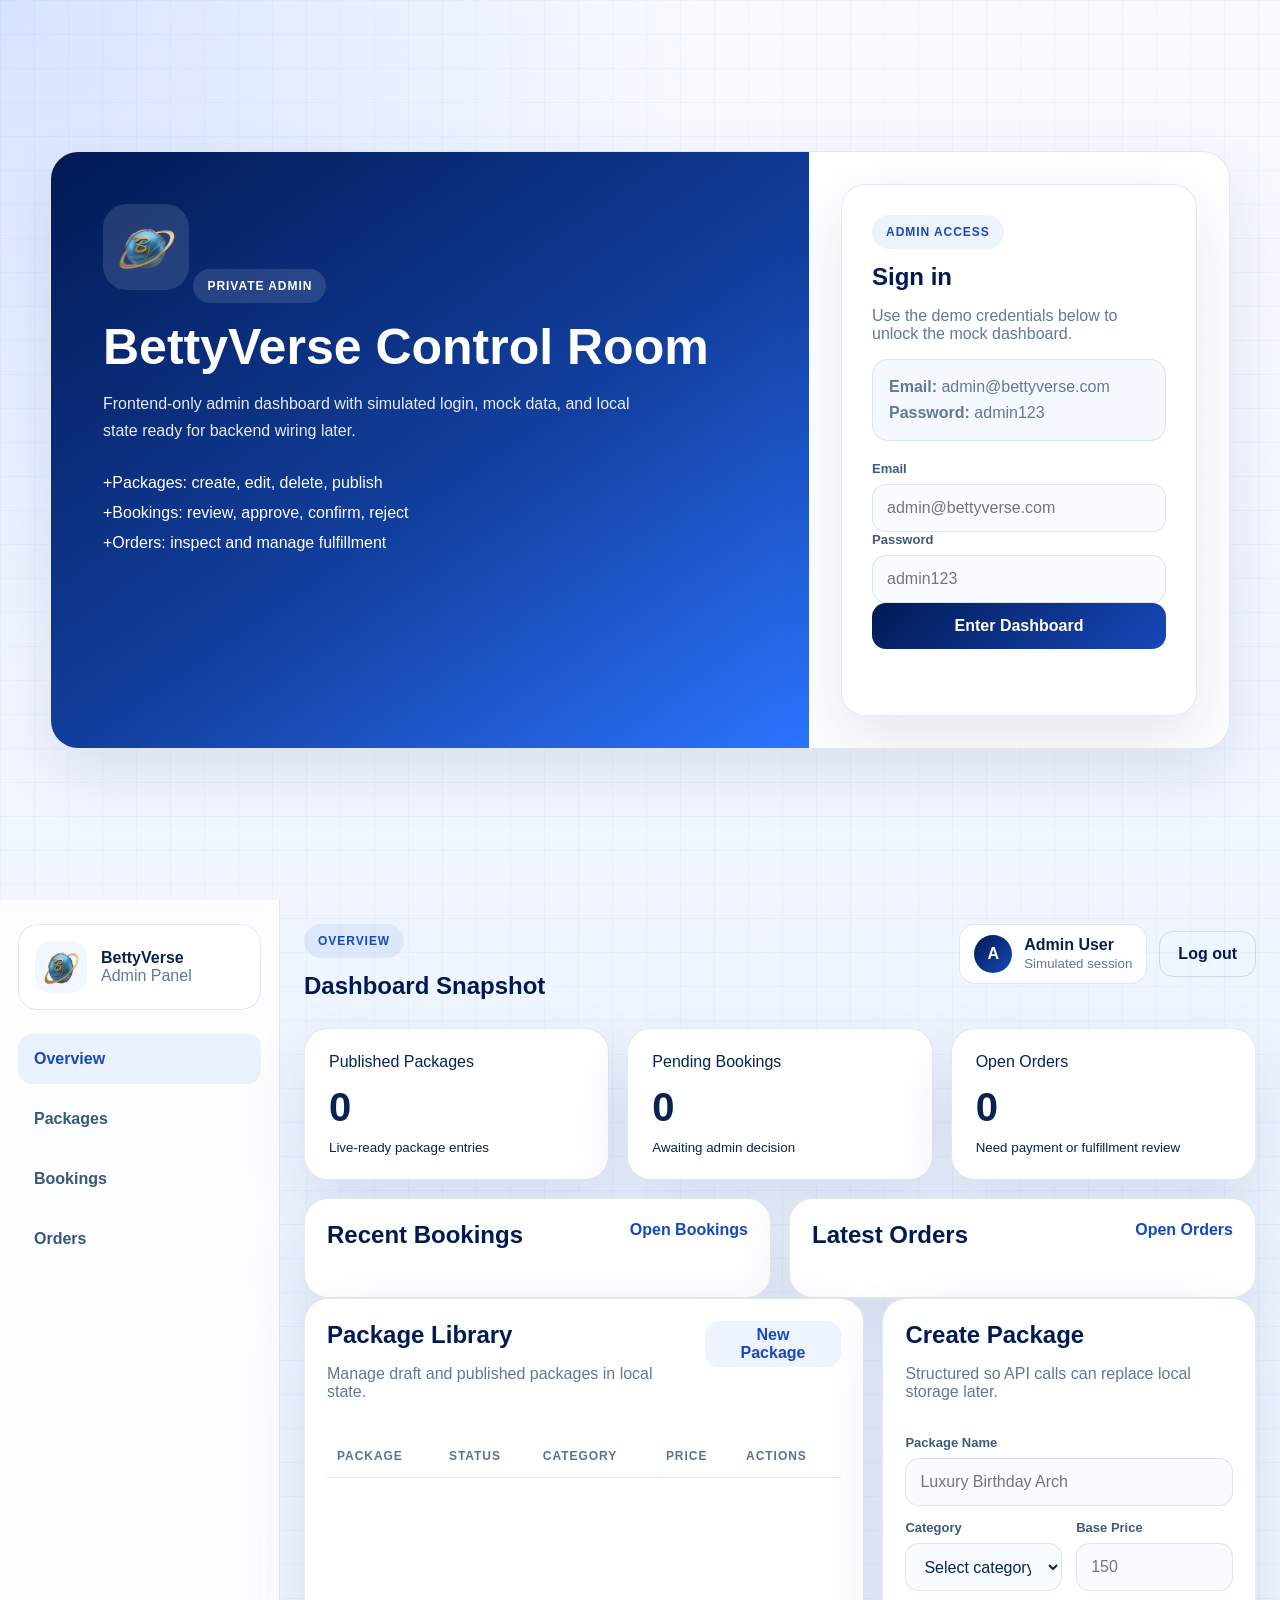
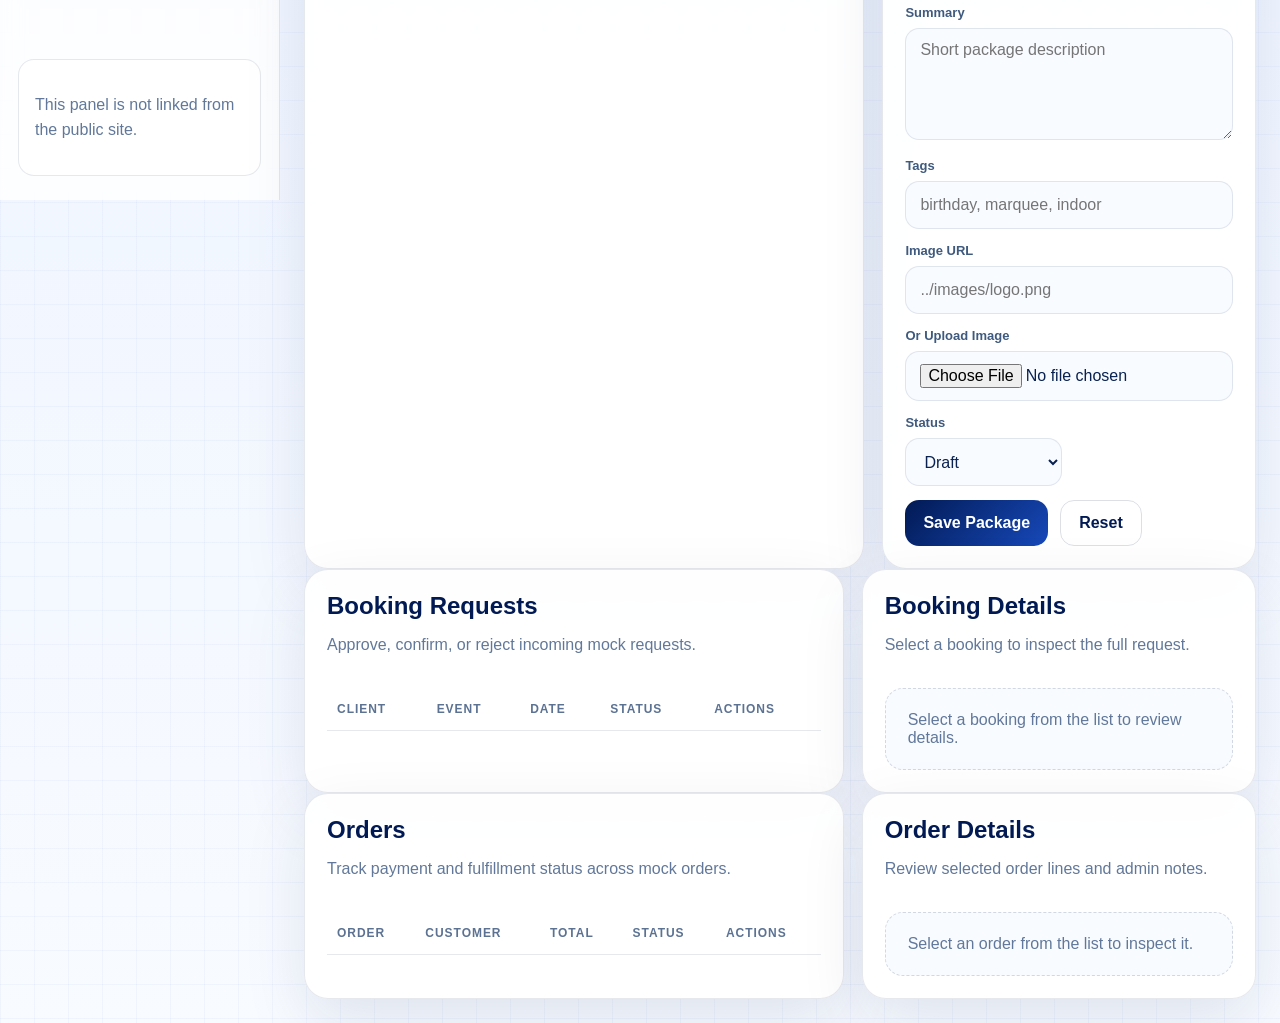
<file: admin-panel/index.html>
<!DOCTYPE html>
<html lang="en">
<head>
  <meta charset="UTF-8">
  <meta name="viewport" content="width=device-width, initial-scale=1.0">
  <title>Admin Panel | BettyVerse</title>
  <meta name="robots" content="noindex,nofollow">
  <link rel="icon" href="../images/bookmark.jpeg" type="image/jpeg">
  <link rel="apple-touch-icon" sizes="180x180" href="../images/bookmark.png">
  <link rel="apple-touch-icon-precomposed" href="../images/bookmark.png">
  <meta property="og:image" content="../images/bookmark.jpeg">
  <meta name="twitter:image" content="../images/bookmark.jpeg">
  <meta name="apple-mobile-web-app-title" content="BettyVerse">
  <link rel="stylesheet" href="admin.css">
</head>
<body class="admin-body">
  <div id="adminApp">
    <section class="admin-auth" data-auth-screen>
      <div class="admin-auth__shell">
        <div class="admin-auth__brand">
          <img src="../images/logo.png" alt="BettyVerse logo">
          <span class="admin-auth__eyebrow">Private Admin</span>
          <h1>BettyVerse Control Room</h1>
          <p>Frontend-only admin dashboard with simulated login, mock data, and local state ready for backend wiring later.</p>
          <ul class="admin-auth__notes">
            <li>Packages: create, edit, delete, publish</li>
            <li>Bookings: review, approve, confirm, reject</li>
            <li>Orders: inspect and manage fulfillment</li>
          </ul>
        </div>
        <div class="admin-auth__panel">
          <form class="admin-login-card" data-login-form>
            <span class="admin-chip">Admin Access</span>
            <h2>Sign in</h2>
            <p>Use the demo credentials below to unlock the mock dashboard.</p>
            <div class="admin-inline-note">
              <strong>Email:</strong> admin@bettyverse.com
              <br>
              <strong>Password:</strong> admin123
            </div>
            <label class="admin-field">
              <span>Email</span>
              <input type="email" name="email" placeholder="admin@bettyverse.com" required>
            </label>
            <label class="admin-field">
              <span>Password</span>
              <input type="password" name="password" placeholder="admin123" required>
            </label>
            <button class="admin-btn admin-btn--primary admin-btn--block" type="submit">Enter Dashboard</button>
            <p class="admin-form-status" data-login-status aria-live="polite"></p>
          </form>
        </div>
      </div>
    </section>

    <section class="admin-shell" data-dashboard hidden>
      <aside class="admin-sidebar">
        <div class="admin-sidebar__brand">
          <img src="../images/logo.png" alt="BettyVerse logo">
          <div>
            <strong>BettyVerse</strong>
            <span>Admin Panel</span>
          </div>
        </div>
        <nav class="admin-nav" aria-label="Admin navigation">
          <button class="admin-nav__item is-active" type="button" data-admin-view-trigger="overview">Overview</button>
          <button class="admin-nav__item" type="button" data-admin-view-trigger="packages">Packages</button>
          <button class="admin-nav__item" type="button" data-admin-view-trigger="bookings">Bookings</button>
          <button class="admin-nav__item" type="button" data-admin-view-trigger="orders">Orders</button>
        </nav>
        <div class="admin-sidebar__footer">
          <p>This panel is not linked from the public site.</p>
        </div>
      </aside>

      <div class="admin-main">
        <header class="admin-topbar">
          <div>
            <span class="admin-chip admin-chip--soft" data-view-label>Overview</span>
            <h1 data-view-title>Dashboard Snapshot</h1>
          </div>
          <div class="admin-topbar__actions">
            <div class="admin-user-pill">
              <span class="admin-user-pill__avatar">A</span>
              <div>
                <strong data-admin-name>Admin User</strong>
                <small>Simulated session</small>
              </div>
            </div>
            <button class="admin-btn admin-btn--ghost" type="button" data-logout-btn>Log out</button>
          </div>
        </header>

        <main class="admin-content">
          <div class="admin-banner" data-global-status hidden></div>

          <section class="admin-view is-active" data-admin-view="overview">
            <div class="admin-metric-grid">
              <article class="admin-metric-card">
                <span>Published Packages</span>
                <strong data-metric-published>0</strong>
                <small>Live-ready package entries</small>
              </article>
              <article class="admin-metric-card">
                <span>Pending Bookings</span>
                <strong data-metric-bookings>0</strong>
                <small>Awaiting admin decision</small>
              </article>
              <article class="admin-metric-card">
                <span>Open Orders</span>
                <strong data-metric-orders>0</strong>
                <small>Need payment or fulfillment review</small>
              </article>
            </div>

            <div class="admin-overview-grid">
              <section class="admin-panel-card">
                <div class="admin-panel-card__head">
                  <h2>Recent Bookings</h2>
                  <button class="admin-link-btn" type="button" data-jump-view="bookings">Open Bookings</button>
                </div>
                <div class="admin-list-stack" data-overview-bookings></div>
              </section>

              <section class="admin-panel-card">
                <div class="admin-panel-card__head">
                  <h2>Latest Orders</h2>
                  <button class="admin-link-btn" type="button" data-jump-view="orders">Open Orders</button>
                </div>
                <div class="admin-list-stack" data-overview-orders></div>
              </section>
            </div>
          </section>

          <section class="admin-view" data-admin-view="packages" hidden>
            <div class="admin-split">
              <section class="admin-panel-card">
                <div class="admin-panel-card__head">
                  <div>
                    <h2>Package Library</h2>
                    <p>Manage draft and published packages in local state.</p>
                  </div>
                  <button class="admin-btn admin-btn--secondary" type="button" data-new-package-btn>New Package</button>
                </div>
                <div class="admin-table-wrap">
                  <table class="admin-table">
                    <thead>
                      <tr>
                        <th>Package</th>
                        <th>Status</th>
                        <th>Category</th>
                        <th>Price</th>
                        <th>Actions</th>
                      </tr>
                    </thead>
                    <tbody data-package-table-body></tbody>
                  </table>
                </div>
              </section>

              <section class="admin-panel-card">
                <div class="admin-panel-card__head">
                  <div>
                    <h2 data-package-form-title>Create Package</h2>
                    <p>Structured so API calls can replace local storage later.</p>
                  </div>
                </div>
                <form class="admin-form-grid" data-package-form>
                  <input type="hidden" name="id">
                  <label class="admin-field admin-field--full">
                    <span>Package Name</span>
                    <input type="text" name="name" placeholder="Luxury Birthday Arch" required>
                  </label>
                  <label class="admin-field">
                    <span>Category</span>
                    <select name="category" required>
                      <option value="">Select category</option>
                      <option value="Birthday">Birthday</option>
                      <option value="Anniversary">Anniversary</option>
                      <option value="Festival">Festival</option>
                      <option value="Occasion">Occasion</option>
                      <option value="Surprise">Surprise</option>
                    </select>
                  </label>
                  <label class="admin-field">
                    <span>Base Price</span>
                    <input type="number" name="basePrice" min="0" step="0.01" placeholder="150" required>
                  </label>
                  <label class="admin-field admin-field--full">
                    <span>Summary</span>
                    <textarea name="summary" rows="4" placeholder="Short package description" required></textarea>
                  </label>
                  <label class="admin-field admin-field--full">
                    <span>Tags</span>
                    <input type="text" name="tags" placeholder="birthday, marquee, indoor">
                  </label>
                  <label class="admin-field admin-field--full">
                    <span>Image URL</span>
                    <input type="text" name="image" placeholder="../images/logo.png">
                  </label>
                  <label class="admin-field admin-field--full">
                    <span>Or Upload Image</span>
                    <input type="file" name="imageFile" accept="image/*">
                  </label>
                  <label class="admin-field">
                    <span>Status</span>
                    <select name="status">
                      <option value="draft">Draft</option>
                      <option value="published">Published</option>
                    </select>
                  </label>
                  <div class="admin-form-actions admin-field--full">
                    <button class="admin-btn admin-btn--primary" type="submit">Save Package</button>
                    <button class="admin-btn admin-btn--ghost" type="button" data-package-form-reset>Reset</button>
                  </div>
                </form>
              </section>
            </div>
          </section>

          <section class="admin-view" data-admin-view="bookings" hidden>
            <div class="admin-split admin-split--wide">
              <section class="admin-panel-card">
                <div class="admin-panel-card__head">
                  <div>
                    <h2>Booking Requests</h2>
                    <p>Approve, confirm, or reject incoming mock requests.</p>
                  </div>
                </div>
                <div class="admin-table-wrap">
                  <table class="admin-table">
                    <thead>
                      <tr>
                        <th>Client</th>
                        <th>Event</th>
                        <th>Date</th>
                        <th>Status</th>
                        <th>Actions</th>
                      </tr>
                    </thead>
                    <tbody data-booking-table-body></tbody>
                  </table>
                </div>
              </section>

              <section class="admin-panel-card" data-booking-detail-card>
                <div class="admin-panel-card__head">
                  <div>
                    <h2>Booking Details</h2>
                    <p>Select a booking to inspect the full request.</p>
                  </div>
                </div>
                <div class="admin-empty-state" data-booking-empty-state>Select a booking from the list to review details.</div>
                <div class="admin-detail-sheet" data-booking-detail hidden></div>
              </section>
            </div>
          </section>

          <section class="admin-view" data-admin-view="orders" hidden>
            <div class="admin-split admin-split--wide">
              <section class="admin-panel-card">
                <div class="admin-panel-card__head">
                  <div>
                    <h2>Orders</h2>
                    <p>Track payment and fulfillment status across mock orders.</p>
                  </div>
                </div>
                <div class="admin-table-wrap">
                  <table class="admin-table">
                    <thead>
                      <tr>
                        <th>Order</th>
                        <th>Customer</th>
                        <th>Total</th>
                        <th>Status</th>
                        <th>Actions</th>
                      </tr>
                    </thead>
                    <tbody data-order-table-body></tbody>
                  </table>
                </div>
              </section>

              <section class="admin-panel-card">
                <div class="admin-panel-card__head">
                  <div>
                    <h2>Order Details</h2>
                    <p>Review selected order lines and admin notes.</p>
                  </div>
                </div>
                <div class="admin-empty-state" data-order-empty-state>Select an order from the list to inspect it.</div>
                <div class="admin-detail-sheet" data-order-detail hidden></div>
              </section>
            </div>
          </section>
        </main>
      </div>
    </section>
  </div>

  <script src="admin.js"></script>
</body>
</html>
</file>
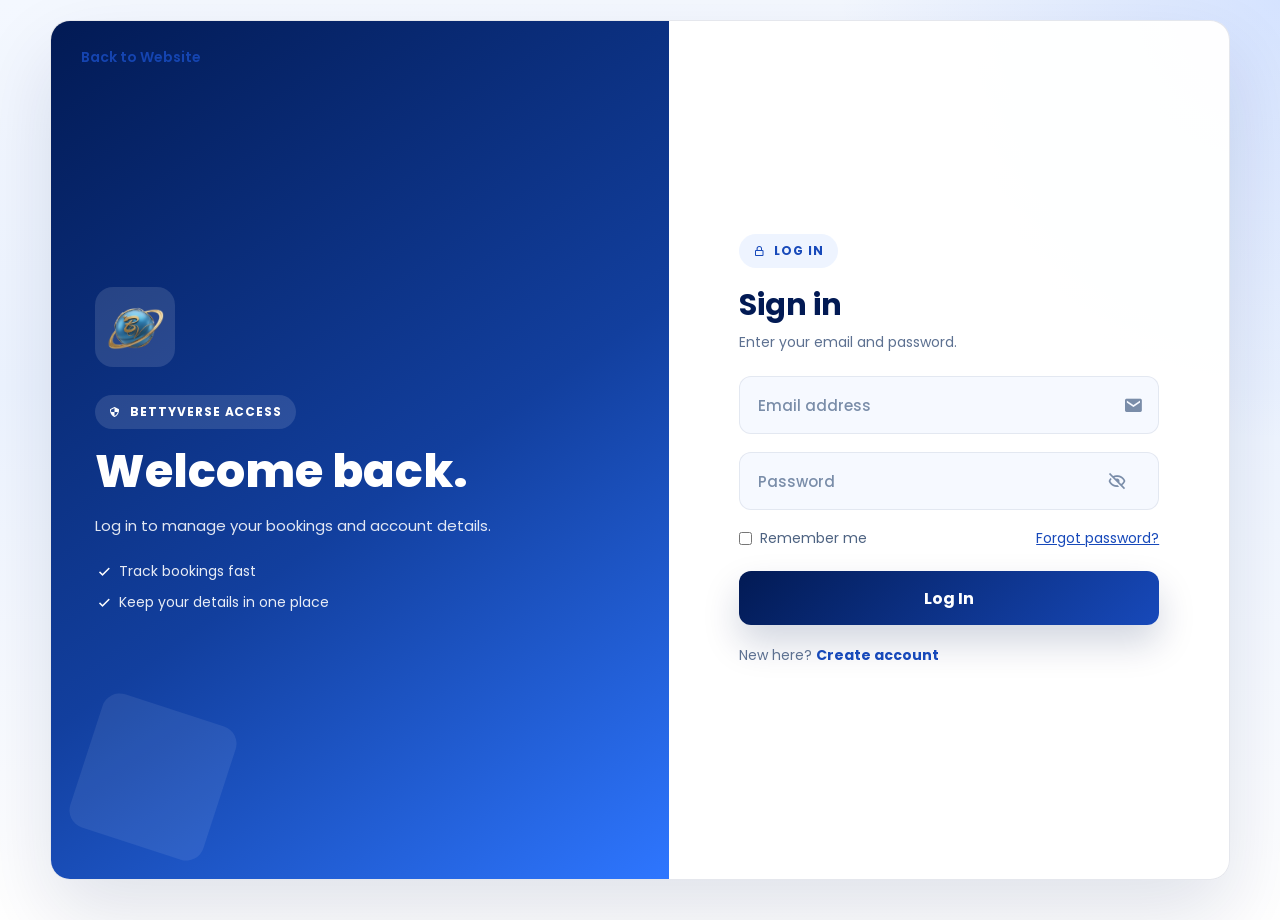
<file: login/login_index.html>
<!DOCTYPE html>
<html lang="en">
<head>
    <meta charset="UTF-8">
    <meta name="viewport" content="width=device-width, initial-scale=1.0">
    <title>Log In | BettyVerse</title>
    <link rel="stylesheet" href="login_style.css">
    <link rel="icon" href="../images/bookmark.jpeg" type="image/jpeg">
    <link href='https://unpkg.com/boxicons@2.1.4/css/boxicons.min.css' rel='stylesheet'>
    <link rel="apple-touch-icon" sizes="180x180" href="../images/bookmark.png">
    <link rel="apple-touch-icon-precomposed" href="../images/bookmark.png">
    <meta property="og:image" content="../images/bookmark.jpeg">
    <meta name="twitter:image" content="../images/bookmark.jpeg">
    <meta name="apple-mobile-web-app-title" content="BettyVerse">
</head>
<body class="auth-page">
    <div class="auth-shell">
        <div class="auth-brand-panel">
            <a class="auth-home-link" href="../index.html">Back to Website</a>
            <div class="auth-brand-mark"><img src="../images/logo.png" alt="BettyVerse logo"></div>
            <span class="auth-kicker"><i class='bx bx-shield-quarter'></i>BettyVerse Access</span>
            <h1>Welcome back.</h1>
            <p>Log in to manage your bookings and account details.</p>
            <ul class="auth-feature-list">
                <li>Track bookings fast</li>
                <li>Keep your details in one place</li>
            </ul>
        </div>
        <div class="auth-form-panel">
            <form class="auth-form" action="#">
                <span class="auth-section-label"><i class='bx bx-lock-alt'></i>Log In</span>
                <h2>Sign in</h2>
                <p class="auth-helper">Enter your email and password.</p>
                <div class="input-box">
                    <input type="email" placeholder="Email address" required>
                    <i class='bx bxs-envelope'></i>
                </div>
                <div class="input-box">
                    <input type="password" placeholder="Password" required id="loginPassword">
                    <button type="button" class="password-toggle" id="loginToggle"><i class='bx bx-hide'></i></button>
                </div>
                <div class="auth-row">
                    <label class="check-label"><input type="checkbox"> Remember me</label>
                    <a href="#">Forgot password?</a>
                </div>
                <button type="submit" class="btn">Log In</button>
                <p class="switch-text">New here? <a href="signup.html">Create account</a></p>
            </form>
        </div>
    </div>
    <script src="login_script.js"></script>
</body>
</html>
</file>
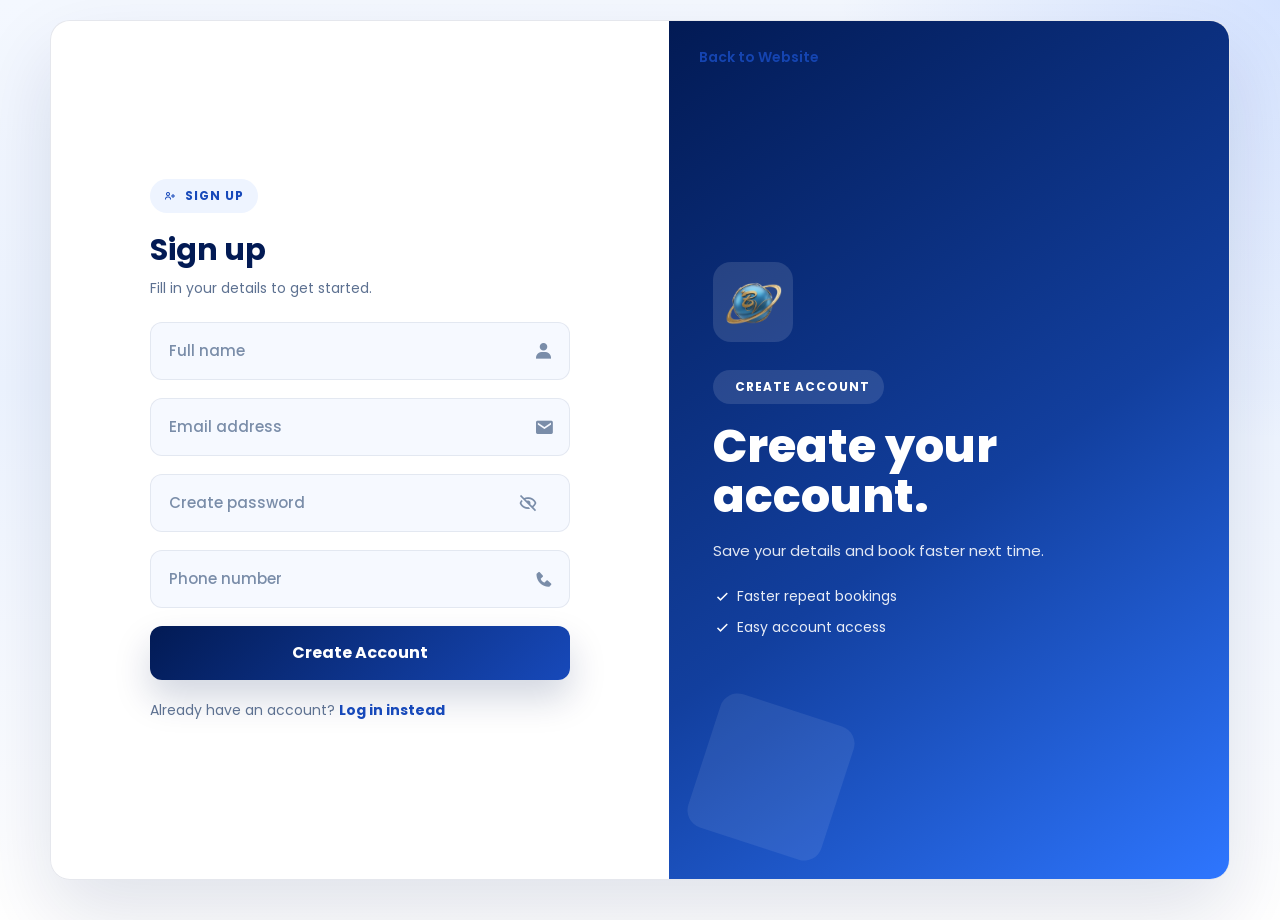
<file: login/signup.html>
<!DOCTYPE html>
<html lang="en">
<head>
    <meta charset="UTF-8">
    <meta name="viewport" content="width=device-width, initial-scale=1.0">
    <title>Sign Up | BettyVerse</title>
    <link rel="stylesheet" href="login_style.css">
    <link rel="icon" href="../images/bookmark.jpeg" type="image/jpeg">
    <link href='https://unpkg.com/boxicons@2.1.4/css/boxicons.min.css' rel='stylesheet'>
    <link rel="apple-touch-icon" sizes="180x180" href="../images/bookmark.png">
    <link rel="apple-touch-icon-precomposed" href="../images/bookmark.png">
    <meta property="og:image" content="../images/bookmark.jpeg">
    <meta name="twitter:image" content="../images/bookmark.jpeg">
    <meta name="apple-mobile-web-app-title" content="BettyVerse">
</head>
<body class="auth-page">
    <div class="auth-shell signup-layout">
        <div class="auth-brand-panel">
            <a class="auth-home-link" href="../index.html">Back to Website</a>
            <div class="auth-brand-mark"><img src="../images/logo.png" alt="BettyVerse logo"></div>
            <span class="auth-kicker"><i class='bx bx-sparkle'></i>Create Account</span>
            <h1>Create your account.</h1>
            <p>Save your details and book faster next time.</p>
            <ul class="auth-feature-list">
                <li>Faster repeat bookings</li>
                <li>Easy account access</li>
            </ul>
        </div>
        <div class="auth-form-panel">
            <form class="auth-form" action="#">
                <span class="auth-section-label"><i class='bx bx-user-plus'></i>Sign Up</span>
                <h2>Sign up</h2>
                <p class="auth-helper">Fill in your details to get started.</p>
                <div class="input-box">
                    <input type="text" placeholder="Full name" required>
                    <i class='bx bxs-user'></i>
                </div>
                <div class="input-box">
                    <input type="email" placeholder="Email address" required>
                    <i class='bx bxs-envelope'></i>
                </div>
                <div class="input-box">
                    <input type="password" placeholder="Create password" required id="registerPassword">
                    <button type="button" class="password-toggle" id="registerToggle"><i class='bx bx-hide'></i></button>
                </div>
                <div class="input-box">
                    <input type="text" placeholder="Phone number" required>
                    <i class='bx bxs-phone'></i>
                </div>
                <button type="submit" class="btn">Create Account</button>
                <p class="switch-text">Already have an account? <a href="login_index.html">Log in instead</a></p>
            </form>
        </div>
    </div>
    <script src="login_script.js"></script>
</body>
</html>
</file>
<file: admin-panel/admin.css>
:root {
  --admin-bg: #f4f7ff;
  --admin-card: rgba(255, 255, 255, 0.94);
  --admin-text: #092250;
  --admin-muted: #61789a;
  --admin-line: rgba(9, 34, 80, 0.1);
  --admin-primary: #1749ba;
  --admin-primary-deep: #021a54;
  --admin-success: #14804a;
  --admin-warning: #b67a12;
  --admin-danger: #b33645;
  --admin-shadow: 0 24px 64px rgba(2, 26, 84, 0.1);
}

* {
  box-sizing: border-box;
}

body.admin-body {
  margin: 0;
  min-height: 100vh;
  font-family: "Segoe UI", Tahoma, Geneva, Verdana, sans-serif;
  color: var(--admin-text);
  background:
    linear-gradient(rgba(42, 91, 199, 0.04) 1px, transparent 1px),
    linear-gradient(90deg, rgba(42, 91, 199, 0.04) 1px, transparent 1px),
    radial-gradient(circle at top left, rgba(66, 123, 255, 0.18), transparent 24%),
    linear-gradient(180deg, #f8faff 0%, #edf4ff 48%, #f8fbff 100%);
  background-size: 34px 34px, 34px 34px, auto, auto;
}

button,
input,
select,
textarea {
  font: inherit;
}

.admin-auth {
  min-height: 100vh;
  display: flex;
  align-items: center;
  justify-content: center;
  padding: 28px;
}

.admin-auth__shell {
  width: min(1180px, 100%);
  display: grid;
  grid-template-columns: minmax(0, 1.15fr) minmax(360px, 420px);
  background: rgba(255, 255, 255, 0.9);
  border: 1px solid var(--admin-line);
  border-radius: 28px;
  box-shadow: var(--admin-shadow);
  overflow: hidden;
}

.admin-auth__brand {
  padding: 52px;
  background: linear-gradient(145deg, #021a54 0%, #123f9e 55%, #2c74ff 100%);
  color: #fff;
}

.admin-auth__brand img {
  width: 86px;
  height: 86px;
  object-fit: contain;
  padding: 14px;
  border-radius: 24px;
  background: rgba(255, 255, 255, 0.12);
}

.admin-auth__eyebrow,
.admin-chip {
  display: inline-flex;
  align-items: center;
  min-height: 34px;
  padding: 0 14px;
  border-radius: 999px;
  font-size: 12px;
  font-weight: 800;
  letter-spacing: 0.08em;
  text-transform: uppercase;
}

.admin-auth__eyebrow {
  margin-top: 26px;
  background: rgba(255, 255, 255, 0.12);
}

.admin-auth__brand h1 {
  margin: 18px 0 14px;
  font-size: 50px;
  line-height: 1.05;
}

.admin-auth__brand p {
  max-width: 560px;
  line-height: 1.7;
  color: rgba(255, 255, 255, 0.9);
}

.admin-auth__notes {
  margin: 30px 0 0;
  padding: 0;
  list-style: none;
  display: grid;
  gap: 12px;
}

.admin-auth__notes li::before {
  content: "+";`r`n  margin-right: 10px;
}

.admin-auth__panel {
  display: flex;
  align-items: center;
  justify-content: center;
  padding: 32px;
}

.admin-login-card,
.admin-panel-card,
.admin-metric-card {
  background: var(--admin-card);
  border: 1px solid var(--admin-line);
  box-shadow: var(--admin-shadow);
  backdrop-filter: blur(8px);
  -webkit-backdrop-filter: blur(8px);
}

.admin-login-card {
  width: 100%;
  padding: 30px;
  border-radius: 24px;
}

.admin-chip {
  background: #eef4ff;
  color: var(--admin-primary);
}

.admin-chip--soft {
  background: rgba(23, 73, 186, 0.08);
}

.admin-login-card h2,
.admin-panel-card h2,
.admin-topbar h1 {
  margin: 14px 0 8px;
  color: var(--admin-primary-deep);
}

.admin-login-card p,
.admin-panel-card__head p,
.admin-empty-state,
.admin-sidebar__footer,
.admin-inline-note,
.admin-detail-sheet,
.admin-list-row small {
  color: var(--admin-muted);
}

.admin-inline-note {
  margin: 16px 0 20px;
  padding: 14px 16px;
  border-radius: 16px;
  background: #f5f8ff;
  border: 1px solid rgba(23, 73, 186, 0.12);
  line-height: 1.6;
}

.admin-field {
  display: block;
}

.admin-field span {
  display: block;
  margin-bottom: 8px;
  font-size: 13px;
  font-weight: 700;
  color: #3f5a7e;
}

.admin-field input,
.admin-field select,
.admin-field textarea {
  width: 100%;
  min-height: 48px;
  padding: 12px 14px;
  border-radius: 14px;
  border: 1px solid var(--admin-line);
  background: #f8fbff;
  color: var(--admin-text);
}

.admin-field textarea {
  min-height: 112px;
  resize: vertical;
}

.admin-field input:focus,
.admin-field select:focus,
.admin-field textarea:focus {
  outline: none;
  border-color: rgba(23, 73, 186, 0.35);
  box-shadow: 0 0 0 4px rgba(23, 73, 186, 0.08);
  background: #fff;
}

.admin-form-status {
  min-height: 20px;
  margin: 16px 0 0;
  font-size: 14px;
  font-weight: 700;
}

.admin-form-status.is-error {
  color: var(--admin-danger);
}

.admin-btn,
.admin-link-btn,
.admin-nav__item,
.admin-table__action {
  border: 0;
  cursor: pointer;
}

.admin-btn {
  min-height: 46px;
  padding: 0 18px;
  border-radius: 14px;
  font-weight: 700;
}

.admin-btn--primary {
  color: #fff;
  background: linear-gradient(135deg, #021a54, #1749ba);
}

.admin-btn--secondary {
  color: var(--admin-primary);
  background: #eef4ff;
}

.admin-btn--ghost {
  color: var(--admin-primary-deep);
  background: transparent;
  border: 1px solid rgba(9, 34, 80, 0.14);
}

.admin-btn--block {
  width: 100%;
}

.admin-shell {
  min-height: 100vh;
  display: grid;
  grid-template-columns: 280px minmax(0, 1fr);
}

.admin-sidebar {
  padding: 24px 18px;
  border-right: 1px solid var(--admin-line);
  background: rgba(255, 255, 255, 0.82);
  backdrop-filter: blur(10px);
  -webkit-backdrop-filter: blur(10px);
  position: sticky;
  top: 0;
  height: 100vh;
}

.admin-sidebar__brand {
  display: flex;
  align-items: center;
  gap: 14px;
  padding: 16px;
  border-radius: 20px;
  background: #fff;
  border: 1px solid var(--admin-line);
}

.admin-sidebar__brand img {
  width: 52px;
  height: 52px;
  border-radius: 16px;
  background: #f2f6ff;
  padding: 8px;
}

.admin-sidebar__brand strong,
.admin-user-pill strong {
  display: block;
}

.admin-sidebar__brand span,
.admin-user-pill small {
  color: var(--admin-muted);
}

.admin-nav {
  display: grid;
  gap: 10px;
  margin-top: 24px;
}

.admin-nav__item {
  text-align: left;
  min-height: 50px;
  padding: 0 16px;
  border-radius: 14px;
  background: transparent;
  color: #38577d;
  font-weight: 700;
}

.admin-nav__item.is-active,
.admin-nav__item:hover,
.admin-nav__item:focus {
  outline: none;
  background: #eaf1ff;
  color: var(--admin-primary);
}

.admin-sidebar__footer {
  position: absolute;
  left: 18px;
  right: 18px;
  bottom: 24px;
  padding: 16px;
  border-radius: 16px;
  background: #fff;
  border: 1px solid var(--admin-line);
  line-height: 1.6;
}

.admin-main {
  padding: 24px;
}

.admin-topbar {
  display: flex;
  align-items: flex-start;
  justify-content: space-between;
  gap: 16px;
  margin-bottom: 20px;
}

.admin-topbar__actions {
  display: flex;
  align-items: center;
  gap: 12px;
}

.admin-user-pill {
  display: flex;
  align-items: center;
  gap: 12px;
  padding: 10px 14px;
  border-radius: 16px;
  background: rgba(255, 255, 255, 0.88);
  border: 1px solid var(--admin-line);
}

.admin-user-pill__avatar {
  width: 38px;
  height: 38px;
  border-radius: 50%;
  display: inline-flex;
  align-items: center;
  justify-content: center;
  color: #fff;
  background: linear-gradient(135deg, #021a54, #1749ba);
  font-weight: 800;
}

.admin-banner {
  margin-bottom: 18px;
  padding: 14px 16px;
  border-radius: 16px;
  background: #eef4ff;
  border: 1px solid rgba(23, 73, 186, 0.14);
  color: #315480;
  font-weight: 700;
}

.admin-banner.is-success {
  background: #effbf4;
  border-color: rgba(20, 128, 74, 0.18);
  color: #0f6d3e;
}

.admin-banner.is-error {
  background: #fff3f5;
  border-color: rgba(179, 54, 69, 0.2);
  color: #983341;
}

.admin-view {
  display: block;
}

.admin-metric-grid,
.admin-overview-grid,
.admin-split {
  display: grid;
  gap: 18px;
}

.admin-metric-grid {
  grid-template-columns: repeat(3, minmax(0, 1fr));
}

.admin-metric-card,
.admin-panel-card {
  border-radius: 24px;
}

.admin-metric-card {
  padding: 24px;
}

.admin-metric-card span,
.admin-metric-card small {
  display: block;
}

.admin-metric-card strong {
  display: block;
  margin: 14px 0 10px;
  font-size: 40px;
}

.admin-overview-grid {
  margin-top: 18px;
  grid-template-columns: repeat(2, minmax(0, 1fr));
}

.admin-split {
  grid-template-columns: 1.5fr 1fr;
}

.admin-split--wide {
  grid-template-columns: 1.3fr 0.95fr;
}

.admin-panel-card {
  padding: 22px;
}

.admin-panel-card__head {
  display: flex;
  align-items: flex-start;
  justify-content: space-between;
  gap: 14px;
  margin-bottom: 18px;
}

.admin-panel-card__head h2 {
  margin-top: 0;
}

.admin-link-btn {
  padding: 0;
  background: transparent;
  color: var(--admin-primary);
  font-weight: 700;
}

.admin-form-grid {
  display: grid;
  grid-template-columns: repeat(2, minmax(0, 1fr));
  gap: 14px;
}

.admin-field--full,
.admin-form-actions {
  grid-column: 1 / -1;
}

.admin-form-actions {
  display: flex;
  gap: 12px;
}

.admin-table-wrap {
  overflow-x: auto;
}

.admin-table {
  width: 100%;
  border-collapse: collapse;
}

.admin-table th,
.admin-table td {
  padding: 14px 10px;
  border-bottom: 1px solid var(--admin-line);
  vertical-align: top;
  text-align: left;
}

.admin-table th {
  font-size: 12px;
  letter-spacing: 0.08em;
  text-transform: uppercase;
  color: #5b7293;
}

.admin-table td strong {
  display: block;
}

.admin-table__stack {
  display: flex;
  flex-wrap: wrap;
  gap: 8px;
}

.admin-table__action {
  min-height: 34px;
  padding: 0 12px;
  border-radius: 999px;
  background: #eff5ff;
  color: var(--admin-primary);
  font-size: 12px;
  font-weight: 800;
}

.admin-table__action.is-danger {
  background: #fff1f3;
  color: var(--admin-danger);
}

.admin-table__action.is-success {
  background: #effbf4;
  color: var(--admin-success);
}

.admin-badge {
  display: inline-flex;
  align-items: center;
  min-height: 30px;
  padding: 0 12px;
  border-radius: 999px;
  font-size: 12px;
  font-weight: 800;
  text-transform: uppercase;
  letter-spacing: 0.06em;
}

.admin-badge.is-draft,
.admin-badge.is-pending,
.admin-badge.is-awaiting-payment {
  background: #fff7e9;
  color: var(--admin-warning);
}

.admin-badge.is-published,
.admin-badge.is-confirmed,
.admin-badge.is-fulfilled,
.admin-badge.is-paid {
  background: #effbf4;
  color: var(--admin-success);
}

.admin-badge.is-approved,
.admin-badge.is-processing {
  background: #eef4ff;
  color: var(--admin-primary);
}

.admin-badge.is-rejected,
.admin-badge.is-cancelled {
  background: #fff1f3;
  color: var(--admin-danger);
}

.admin-list-stack {
  display: grid;
  gap: 12px;
}

.admin-list-row {
  padding: 16px;
  border-radius: 18px;
  border: 1px solid var(--admin-line);
  background: linear-gradient(180deg, #fff 0%, #f8fbff 100%);
}

.admin-list-row strong,
.admin-detail-sheet strong {
  color: var(--admin-primary-deep);
}

.admin-empty-state {
  padding: 22px;
  border-radius: 18px;
  border: 1px dashed rgba(9, 34, 80, 0.16);
  background: #f8fbff;
}

.admin-detail-sheet {
  display: grid;
  gap: 16px;
}

.admin-detail-group {
  padding: 16px;
  border-radius: 18px;
  border: 1px solid var(--admin-line);
  background: linear-gradient(180deg, #fff 0%, #f8fbff 100%);
}

.admin-detail-grid {
  display: grid;
  grid-template-columns: repeat(2, minmax(0, 1fr));
  gap: 12px;
}

.admin-detail-actions {
  display: flex;
  flex-wrap: wrap;
  gap: 10px;
}

@media (max-width: 1180px) {
  .admin-auth__shell,
  .admin-shell,
  .admin-overview-grid,
  .admin-split,
  .admin-split--wide {
    grid-template-columns: 1fr;
  }

  .admin-sidebar {
    position: static;
    height: auto;
  }

  .admin-sidebar__footer {
    position: static;
    margin-top: 18px;
  }
}

@media (max-width: 767px) {
  .admin-auth,
  .admin-main {
    padding: 16px;
  }

  .admin-auth__brand,
  .admin-auth__panel,
  .admin-panel-card,
  .admin-metric-card {
    padding: 20px;
  }

  .admin-auth__brand h1 {
    font-size: 38px;
  }

  .admin-topbar,
  .admin-topbar__actions,
  .admin-form-actions {
    flex-direction: column;
    align-items: stretch;
  }

  .admin-metric-grid,
  .admin-form-grid,
  .admin-detail-grid {
    grid-template-columns: 1fr;
  }
}
</file>
<file: login/login_style.css>
@import url("https://fonts.googleapis.com/css2?family=Poppins:wght@300;400;500;600;700;800&display=swap");

* {
  margin: 0;
  padding: 0;
  box-sizing: border-box;
  font-family: "Poppins", sans-serif;
}

body.auth-page {
  min-height: 100vh;
  background:
    radial-gradient(circle at top right, rgba(52, 117, 255, 0.16), transparent 28%),
    linear-gradient(180deg, #f4f8ff 0%, #edf4ff 42%, #ffffff 100%);
  color: #0f2b66;
}

@keyframes authFadeUp {
  from {
    opacity: 0;
    transform: translateY(24px);
  }
  to {
    opacity: 1;
    transform: translateY(0);
  }
}

@keyframes authFloat {
  0%, 100% {
    transform: translateY(0);
  }
  50% {
    transform: translateY(-6px);
  }
}

.auth-shell {
  width: min(1180px, calc(100% - 40px));
  min-height: calc(100vh - 40px);
  margin: 20px auto;
  display: grid;
  grid-template-columns: 1.05fr 0.95fr;
  border-radius: 20px;
  overflow: hidden;
  background: rgba(255, 255, 255, 0.96);
  border: 1px solid rgba(2, 26, 84, 0.1);
  box-shadow: 0 35px 80px rgba(2, 26, 84, 0.12);
  animation: authFadeUp 0.8s ease both;
}

.auth-brand-panel {
  position: relative;
  padding: 44px;
  background: linear-gradient(145deg, #021a54 0%, #123f9e 55%, #2e76ff 100%);
  color: #ffffff;
  display: flex;
  flex-direction: column;
  justify-content: center;
}

.auth-brand-panel::before {
  content: "";
  position: absolute;
  inset: auto auto 32px 32px;
  width: 140px;
  height: 140px;
  border-radius: 18px;
  background: rgba(255, 255, 255, 0.08);
  transform: rotate(18deg);
}

.auth-home-link {
  position: absolute;
  top: 26px;
  left: 30px;
  display: inline-flex;
  align-items: center;
  gap: 8px;
  color: #ffffff;
  text-decoration: none;
  font-size: 14px;
  font-weight: 600;
  opacity: 0.9;
}

.auth-brand-mark {
  width: 80px;
  height: 80px;
  display: inline-flex;
  align-items: center;
  justify-content: center;
  background: rgba(255, 255, 255, 0.12);
  border-radius: 18px;
  margin-bottom: 28px;
  animation: authFloat 4s ease-in-out infinite;
}

.auth-brand-mark img {
  max-width: 58px;
}

.auth-kicker,
.auth-section-label {
  display: inline-flex;
  align-items: center;
  gap: 8px;
  width: fit-content;
  padding: 8px 14px;
  border-radius: 999px;
  font-size: 12px;
  font-weight: 700;
  letter-spacing: 0.08em;
  text-transform: uppercase;
}

.auth-kicker {
  background: rgba(255, 255, 255, 0.12);
  margin-bottom: 18px;
}

.auth-brand-panel h1 {
  font-size: 46px;
  line-height: 1.08;
  font-weight: 800;
  margin-bottom: 18px;
}

.auth-brand-panel p {
  max-width: 520px;
  color: rgba(255, 255, 255, 0.88);
  font-size: 15px;
  line-height: 1.65;
}

.auth-feature-list {
  margin-top: 22px;
  list-style: none;
  display: grid;
  gap: 10px;
}

.auth-feature-list li {
  position: relative;
  padding-left: 24px;
  margin-bottom: 0;
  color: rgba(255, 255, 255, 0.9);
  font-size: 14px;
}

.auth-feature-list li::before {
  content: "\ea41";
  font-family: "boxicons" !important;
  position: absolute;
  top: 1px;
  left: 0;
  font-size: 18px;
  color: #ffffff;
}

.auth-form-panel {
  padding: 52px 46px;
  display: flex;
  align-items: center;
  justify-content: center;
}

.auth-form {
  width: 100%;
  max-width: 420px;
}

.auth-section-label {
  background: #eef4ff;
  color: #1749ba;
  margin-bottom: 20px;
}

.auth-form h2 {
  color: #021a54;
  font-size: 30px;
  line-height: 1.15;
  margin-bottom: 10px;
}

.auth-helper {
  color: #5d7191;
  font-size: 14px;
  line-height: 1.55;
  margin-bottom: 22px;
}

.input-box {
  position: relative;
  margin-bottom: 18px;
  animation: authFadeUp 0.8s ease both;
}

.input-box input {
  width: 100%;
  min-height: 58px;
  padding: 16px 52px 16px 18px;
  background: #f6f9ff;
  border: 1px solid rgba(2, 26, 84, 0.08);
  border-radius: 12px;
  outline: none;
  font-size: 15px;
  color: #102a62;
  font-weight: 500;
}

.input-box input::placeholder {
  color: #7a8da9;
}

.input-box i,
.password-toggle {
  position: absolute;
  right: 16px;
  top: 50%;
  transform: translateY(-50%);
  color: #7a8da9;
  font-size: 20px;
}

.password-toggle {
  border: none;
  background: transparent;
  cursor: pointer;
  display: inline-flex;
  align-items: center;
  justify-content: center;
}

.auth-row {
  display: flex;
  justify-content: space-between;
  align-items: center;
  gap: 12px;
  margin: 4px 0 22px;
  font-size: 14px;
}

.auth-row a,
.switch-text a,
.auth-home-link {
  color: #1749ba;
}

.check-label {
  display: inline-flex;
  align-items: center;
  gap: 8px;
  color: #4e6382;
}

.btn {
  width: 100%;
  min-height: 54px;
  border: none;
  border-radius: 12px;
  background: linear-gradient(135deg, #021a54, #1749ba);
  color: #ffffff;
  font-size: 16px;
  font-weight: 700;
  cursor: pointer;
  box-shadow: 0 18px 36px rgba(2, 26, 84, 0.18);
}

.btn:hover {
  transform: translateY(-2px);
}

.switch-text {
  margin-top: 20px;
  color: #5d7191;
  font-size: 14px;
}

.switch-text a {
  text-decoration: none;
  font-weight: 700;
}

.signup-layout .auth-brand-panel {
  order: 2;
}

.signup-layout .auth-form-panel {
  order: 1;
}

.auth-back-to-top {
  position: fixed;
  right: 22px;
  bottom: 22px;
  width: 50px;
  height: 50px;
  border: 2px solid rgba(23, 63, 153, 0.55);
  border-radius: 50%;
  background: transparent;
  color: #021a54;
  display: inline-flex;
  align-items: center;
  justify-content: center;
  font-size: 26px;
  line-height: 1;
  cursor: pointer;
  z-index: 1200;
  opacity: 0;
  visibility: hidden;
  transform: translateY(10px);
  pointer-events: none;
  box-shadow: 0 14px 30px rgba(16, 45, 110, 0.16);
  backdrop-filter: blur(2px);
  -webkit-backdrop-filter: blur(2px);
  transition: opacity 0.2s ease, visibility 0.2s ease, transform 0.2s ease, background 0.2s ease, color 0.2s ease, border-color 0.2s ease;
}

.auth-back-to-top.is-visible {
  opacity: 1;
  visibility: visible;
  transform: translateY(0);
  pointer-events: auto;
}

.auth-back-to-top:hover {
  color: #021a54;
  background: rgba(2, 26, 84, 0.08);
  border-color: rgba(23, 63, 153, 0.8);
}

@media screen and (max-width: 900px) {
  .auth-shell {
    grid-template-columns: 1fr;
  }

  .signup-layout .auth-brand-panel,
  .signup-layout .auth-form-panel {
    order: initial;
  }

  .auth-brand-panel,
  .auth-form-panel {
    padding: 38px 28px;
  }

  .auth-brand-panel h1 {
    font-size: 36px;
  }
}

@media screen and (max-width: 560px) {
  .auth-back-to-top {
    right: 14px;
    bottom: 14px;
    width: 44px;
    height: 44px;
    font-size: 22px;
  }

  .auth-shell {
    width: calc(100% - 22px);
    margin: 11px auto;
    min-height: calc(100vh - 22px);
    border-radius: 18px;
  }

  .auth-home-link {
    position: static;
    margin-bottom: 26px;
    color: #ffffff;
    align-self: center;
  }

  .auth-brand-panel {
    align-items: center;
    text-align: center;
  }

  .auth-brand-mark {
    margin: 0 auto 24px;
  }

  .auth-kicker,
  .auth-section-label {
    margin-left: auto;
    margin-right: auto;
  }

  .auth-brand-panel p {
    max-width: 320px;
  }

  .auth-feature-list {
    width: 100%;
    justify-items: center;
  }

  .auth-feature-list li {
    width: fit-content;
    text-align: left;
  }

  .auth-form-panel {
    padding-top: 30px;
  }

  .auth-form {
    max-width: none;
  }

  .auth-brand-panel h1,
  .auth-form h2 {
    font-size: 30px;
  }

  .auth-row {
    flex-direction: column;
    align-items: stretch;
  }

  .auth-row a {
    text-align: center;
  }

  .check-label,
  .switch-text {
    justify-content: center;
    text-align: center;
  }
}
</file>
